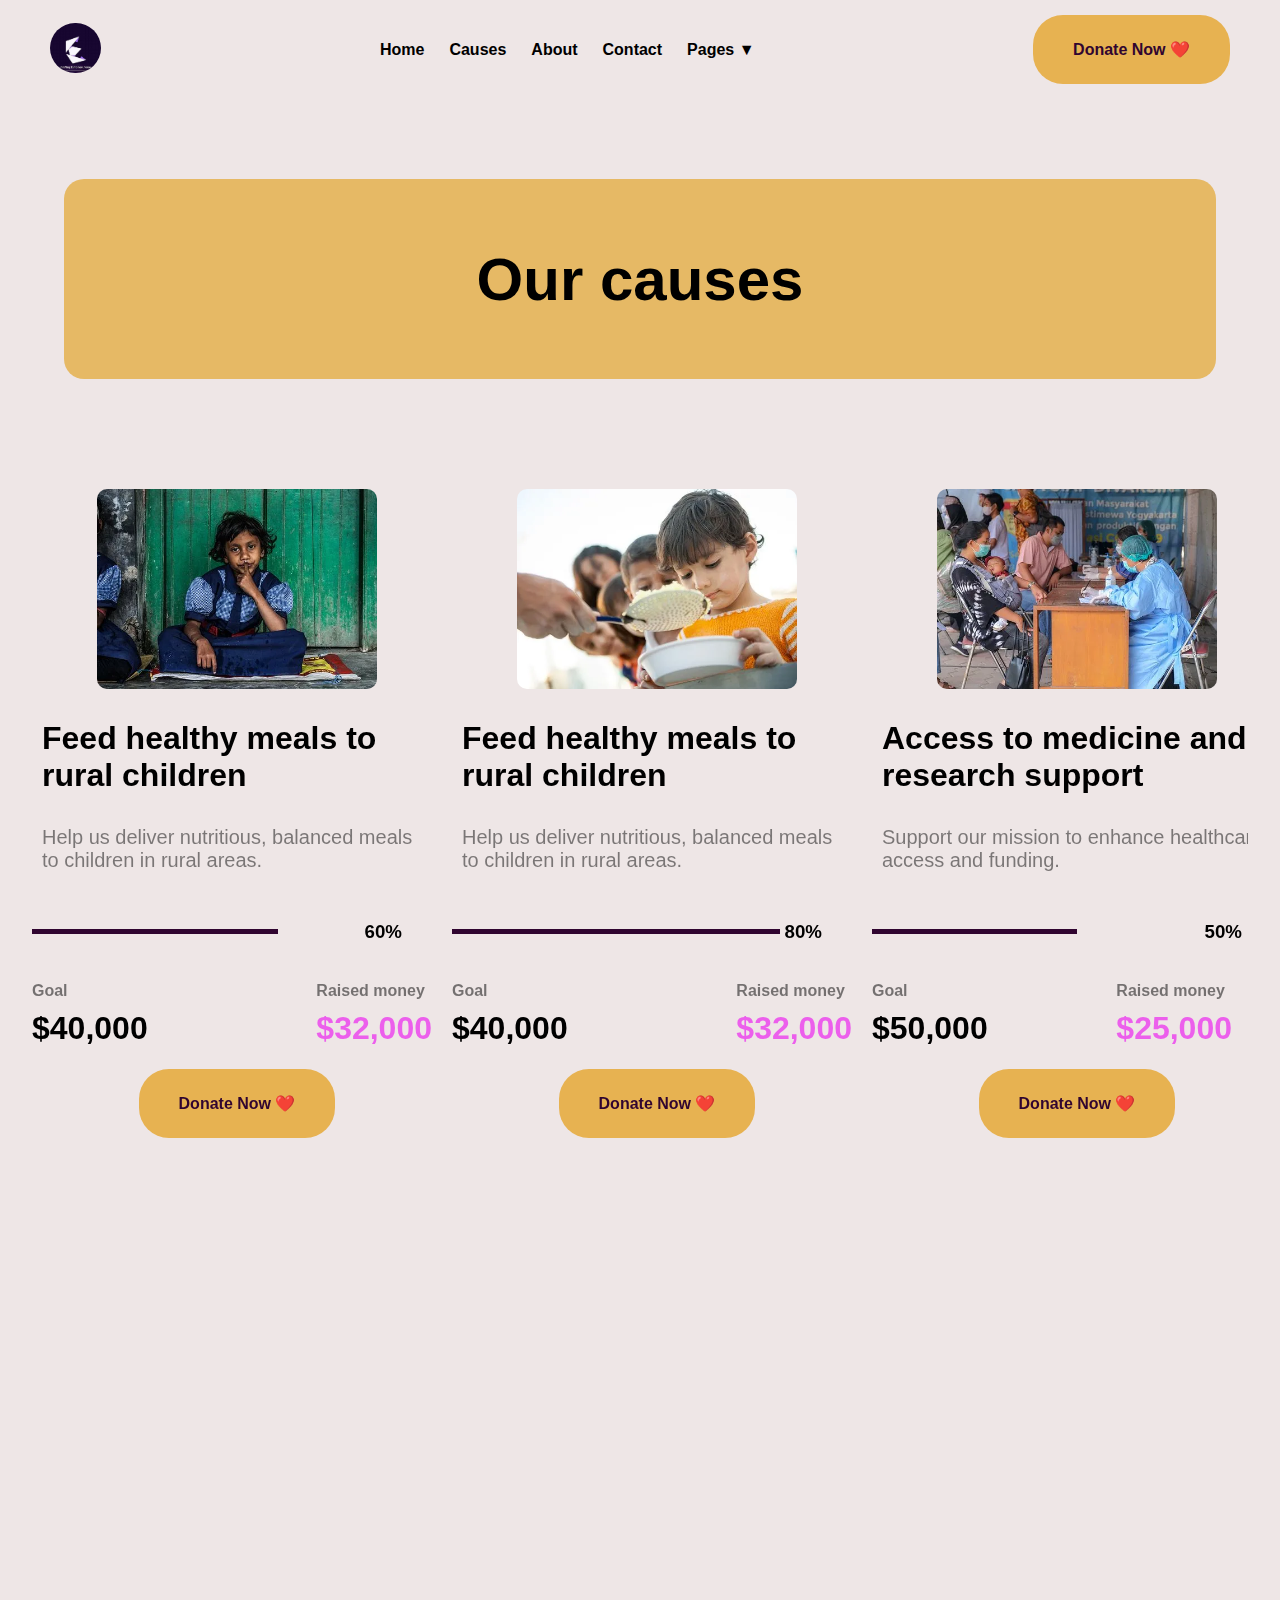
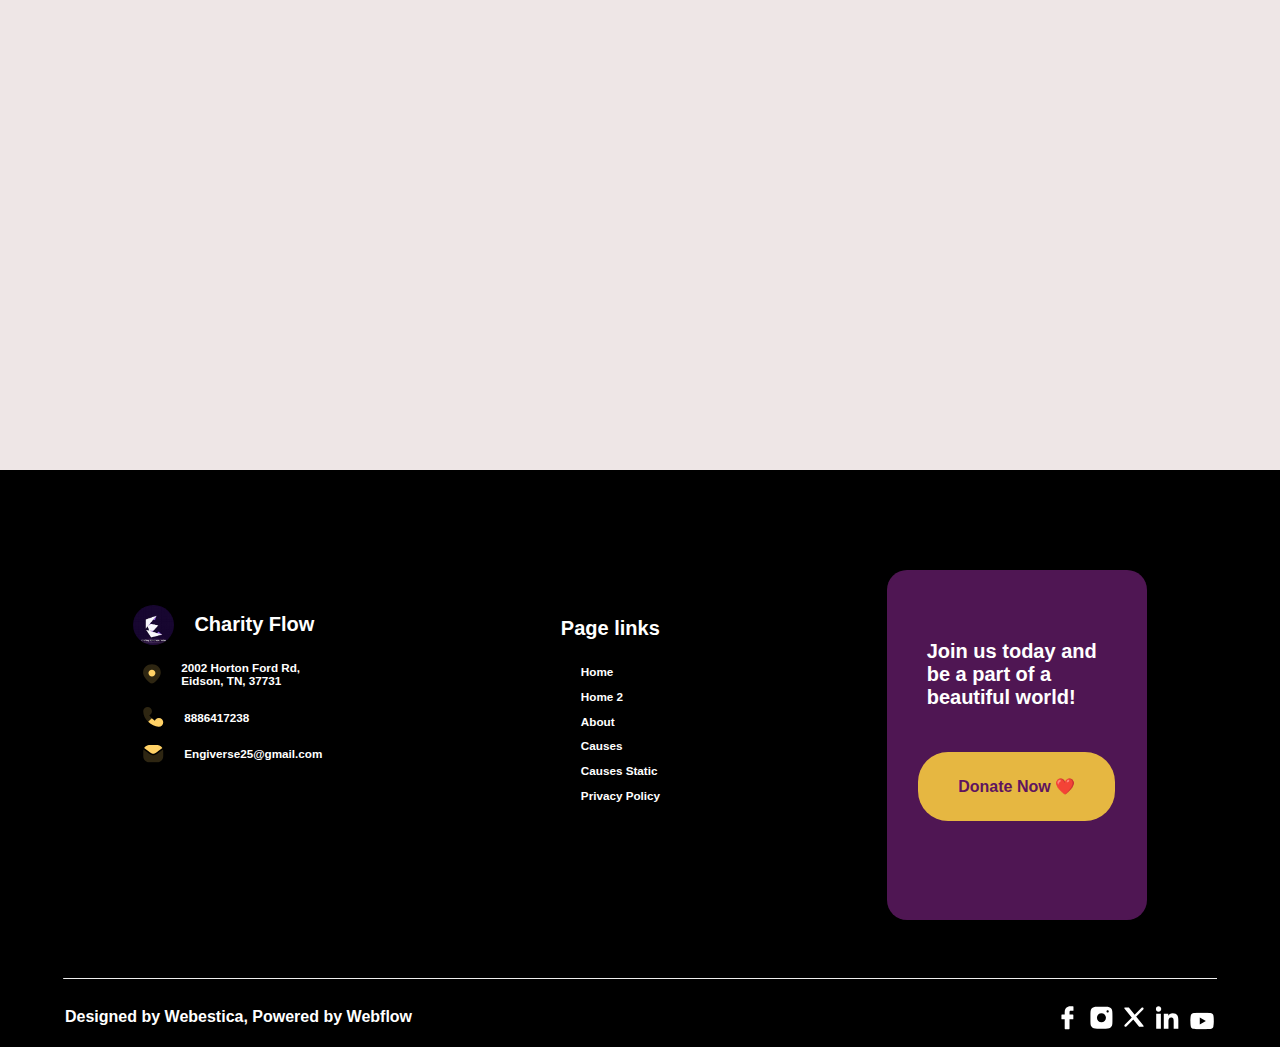
<file: causes.html>
<!DOCTYPE html>
<html lang="en">
  <head>
    <meta charset="UTF-8" />
    <meta name="viewport" content="width=device-width, initial-scale=1.0" />
    <title>Navbar Example</title>
    <link rel="stylesheet" href="causes.css" />
    <link href="https://unpkg.com/aos@2.3.1/dist/aos.css" rel="stylesheet" />
    <script src="https://unpkg.com/aos@2.3.1/dist/aos.js"></script>
  </head>
  <body>
    <div class="makeoverflowoff">
      <!-- Navbar Section -->
      <nav class="navbar">
        <div class="logo">
          <img src="./public/new logo.jpeg" alt="Site Logo" />
        </div>
        <ul class="nav-links">
          <li><a href="./index.html">Home</a></li>
          <li><a href="./causes.html">Causes</a></li>
          <li><a href="./about.html">About</a></li>
          <li><a href="./contact.html">Contact</a></li>
          <li class="dropdown">
            <a href="#">Pages ▼</a>
            <ul class="dropdown-menu">
              <li><a href="#">Home</a></li>
              <li><a href="#">Home 2</a></li>
              <li><a href="#">Causes</a></li>
              <li><a href="#">Causes Static</a></li>
              <li><a href="#">Volunteer</a></li>
              <li><a href="#">Become a Volunteer</a></li>
              <li><a href="#">About</a></li>
              <li><a href="#">Events</a></li>
              <li><a href="#">Gallery</a></li>
              <li><a href="#">Contact</a></li>
              <li><a href="#">Blogs</a></li>
              <li><a href="#">FAQs</a></li>
              <li><a href="#">Privacy Policy</a></li>
            </ul>
          </li>
        </ul>
        <button class="donate-btn">Donate Now <span>❤️</span></button>
      </nav>

      <!-- Our causes -->

      <div class="ourcauses">Our causes</div>

      <!-- causes images part -->
      <div class="makecausesgrid">
        <!-- first time -->

        <div
          class="firstinnercause"
          data-aos="fade-up"
          data-aos-duration="2000"
        >
          <div class="makeimagecenter">
            <img src="./public/causes img1.webp" alt="image" />
          </div>
          <h1 class="firstheadingcauses">
            Feed healthy meals to rural children
          </h1>
          <p class="firstparacauses">
            Help us deliver nutritious, balanced meals to children in rural
            areas.
          </p>
          <div class="makeflextwo">
            <hr class="custom-hr1" />
            <h3>60%</h3>
          </div>

          <div class="goaldiv">
            <div>
              <h4>Goal</h4>
              <h1>$40,000</h1>
            </div>
            <div>
              <h4>Raised money</h4>
              <h1 class="raisedblue">$32,000</h1>
            </div>
          </div>
          <div class="makebuttoncenter">
            <button class="donate-btn">Donate Now <span>❤️</span></button>
          </div>
        </div>

        <!-- second time -->
        <div
          class="firstinnercause"
          data-aos="fade-up"
          data-aos-duration="2000"
        >
          <div class="makeimagecenter">
            <img src="./public/causes img2.webp" alt="image" />
          </div>
          <h1 class="firstheadingcauses">
            Feed healthy meals to rural children
          </h1>
          <p class="firstparacauses">
            Help us deliver nutritious, balanced meals to children in rural
            areas.
          </p>
          <div class="makeflextwo">
            <hr class="custom-hr2" />
            <h3>80%</h3>
          </div>

          <div class="goaldiv">
            <div>
              <h4>Goal</h4>
              <h1>$40,000</h1>
            </div>
            <div>
              <h4>Raised money</h4>
              <h1 class="raisedblue">$32,000</h1>
            </div>
          </div>
          <div class="makebuttoncenter">
            <button class="donate-btn">Donate Now <span>❤️</span></button>
          </div>
        </div>

        <!-- thrid time -->
        <div
          class="firstinnercause"
          data-aos="fade-up"
          data-aos-duration="2000"
        >
          <div class="makeimagecenter">
            <img src="./public/causes img3.webp" alt="image" />
          </div>
          <h1 class="firstheadingcauses">
            Access to medicine and research support
          </h1>
          <p class="firstparacauses">
            Support our mission to enhance healthcare access and funding.
          </p>
          <div class="makeflextwo">
            <hr class="custom-hr3" />
            <h3>50%</h3>
          </div>

          <div style="margin-right: 50px" class="goaldiv">
            <div>
              <h4>Goal</h4>
              <h1>$50,000</h1>
            </div>
            <div>
              <h4>Raised money</h4>
              <h1 class="raisedblue">$25,000</h1>
            </div>
          </div>
          <div class="makebuttoncenter">
            <button class="donate-btn">Donate Now <span>❤️</span></button>
          </div>
        </div>

        <!-- fourth time -->
        <div
          class="firstinnercause"
          data-aos="fade-up"
          data-aos-duration="2000"
        >
          <div class="makeimagecenter">
            <img src="./public/causes img4.webp" alt="image" />
          </div>
          <h1 class="firstheadingcauses">
            Raise awareness about environmental issues
          </h1>
          <p class="firstparacauses">
            Highlighting key environmental issues to foster action.
          </p>
          <br />
          <div class="makeflextwo">
            <hr class="custom-hr4" />
            <h3>100%</h3>
          </div>

          <div class="goaldiv">
            <div>
              <h4>Goal</h4>
              <h1>$72,000</h1>
            </div>
            <div>
              <h4>Raised money</h4>
              <h1 class="raisedblue">$1,00,000</h1>
            </div>
          </div>
          <div class="makebuttoncenter">
            <button class="donate-btn" style="margin-top: 5px">
              Donate Now <span>❤️</span>
            </button>
          </div>
        </div>

        <!-- fifth time -->
        <div
          class="firstinnercause"
          data-aos="fade-up"
          data-aos-duration="2000"
        >
          <div class="makeimagecenter">
            <img src="./public/causes img5.webp" alt="image" />
          </div>
          <h1 class="firstheadingcauses">
            Paving the way for women's empowerment
          </h1>
          <p class="firstparacauses">
            Trace the journey of empowerment, where obstacles fade and
            opportunities flourish.
          </p>
          <div style="margin-top: 40px" class="makeflextwo">
            <hr class="custom-hr5" />
            <h3>90%</h3>
          </div>

          <div class="goaldiv">
            <div>
              <h4>Goal</h4>
              <h1>$95,000</h1>
            </div>
            <div>
              <h4>Raised money</h4>
              <h1 class="raisedblue">$85,500</h1>
            </div>
          </div>
          <div class="makebuttoncenter">
            <button style="margin-top: 3px" class="donate-btn">
              Donate Now <span>❤️</span>
            </button>
          </div>
        </div>

        <!-- sixth time -->
        <div
          class="firstinnercause"
          data-aos="fade-up"
          data-aos-duration="2000"
        >
          <div class="makeimagecenter">
            <img src="./public/causes img6.jpg" alt="image" />
          </div>
          <h1 class="firstheadingcauses">
            Securing clean water access for every home
          </h1>
          <p class="firstparacauses">
            Inspire change by highlighting critical environmental issues and
            promoting sustainable actions.
          </p>
          <div class="makeflextwo">
            <hr class="custom-hr6" />
            <h3>40%</h3>
          </div>

          <div style="margin-right: 50px" class="goaldiv">
            <div>
              <h4>Goal</h4>
              <h1>$65,000</h1>
            </div>
            <div>
              <h4>Raised money</h4>
              <h1 class="raisedblue">$26,000</h1>
            </div>
          </div>
          <div class="makebuttoncenter">
            <button class="donate-btn">Donate Now <span>❤️</span></button>
          </div>
        </div>
      </div>

      <!-- footer -->
      <div class="extendedfooter">
        <div class="finalfooter">
          <!-- first div footer -->
          <div class="firstdivfooter">
            <div class="firstimgfooter">
              <img src="./public/new logo.jpeg" alt="" />
              <h1>Charity Flow</h1>
            </div>
            <div class="firstpartflex">
              <img src="./public/location.svg" alt="location" />
              <h3>2002 Horton Ford Rd, Eidson, TN, 37731</h3>
            </div>
            <div class="firstpartflex">
              <img src="./public/mobile.svg" alt="mobile" />
              <h3>8886417238</h3>
            </div>
            <div class="firstpartflex">
              <img src="./public/email id.svg" alt="mail" />
              <h3>Engiverse25@gmail.com</h3>
            </div>
          </div>

          <!-- second div footer -->
          <div class="secondouterfooterdiv">
            <h1>Page links</h1>
            <div class="makesecondflex makeh3cursor">
              <div>
                <h3>Home</h3>
                <h3>Home 2</h3>
                <h3>About</h3>
                <h3>Causes</h3>
                <h3>Causes Static</h3>
                <h3>Privacy Policy</h3>
              </div>
              <!-- <div>
                <h3>Volunteers</h3>
                <h3>Become a Volunteer</h3>
                <h3>Events</h3>
                <h3>Contact</h3>
                <h3>Gallery</h3>
                <h3>FAQs</h3>
                <h3>Blogs</h3>
              </div> -->
            </div>
          </div>

          <!-- thrid div -->
          <!-- <div class="makethriddiv">
            <h1>Page links</h1>
            <div class="makesecondflex makeh3cursor">
              <div>
                <h3>Style Guide</h3>
                <h3>Instructions</h3>
                <h3>Licenses</h3>
                <h3>Changelog</h3>
              </div>
              <div>
                <h3>Coming Soon</h3>
                <h3>Link in Bio</h3>
                <h3>Password Protected</h3>
                <h3>Error 404</h3>
              </div>
            </div>
          </div> -->

          <!-- fourth div -->

          <div class="finalfooteriv">
            <h1>Join us today and be a part of a beautiful world!</h1>
            <button
              class="donate-btn makechange"
              style="
                background-color: #e6b741;
                color: #5f145f;
                font-weight: bold;
              "
            >
              Donate Now <span>❤️</span>
            </button>
          </div>
        </div>
        <!-- extented footer -->
        <hr class="footerline" />
        <div class="extendedflex">
          <div class="makewhite">
            <h4>Designed by Webestica, Powered by Webflow</h4>
          </div>
          <div class="makefooterlogoflex">
            <img src="./public/footer logo1.svg" alt="logo" />
            <img src="./public/footer logo2.svg" alt="logo" />
            <img src="./public/footer logo 3.svg" alt="logo" />
            <img src="./public/footer logo 4.svg" alt="logo" />
            <img src="./public/footer logo 5.svg" alt="logo" />
          </div>
        </div>
      </div>
    </div>
  </body>
  <script>
    AOS.init();
  </script>
</html>
</file>
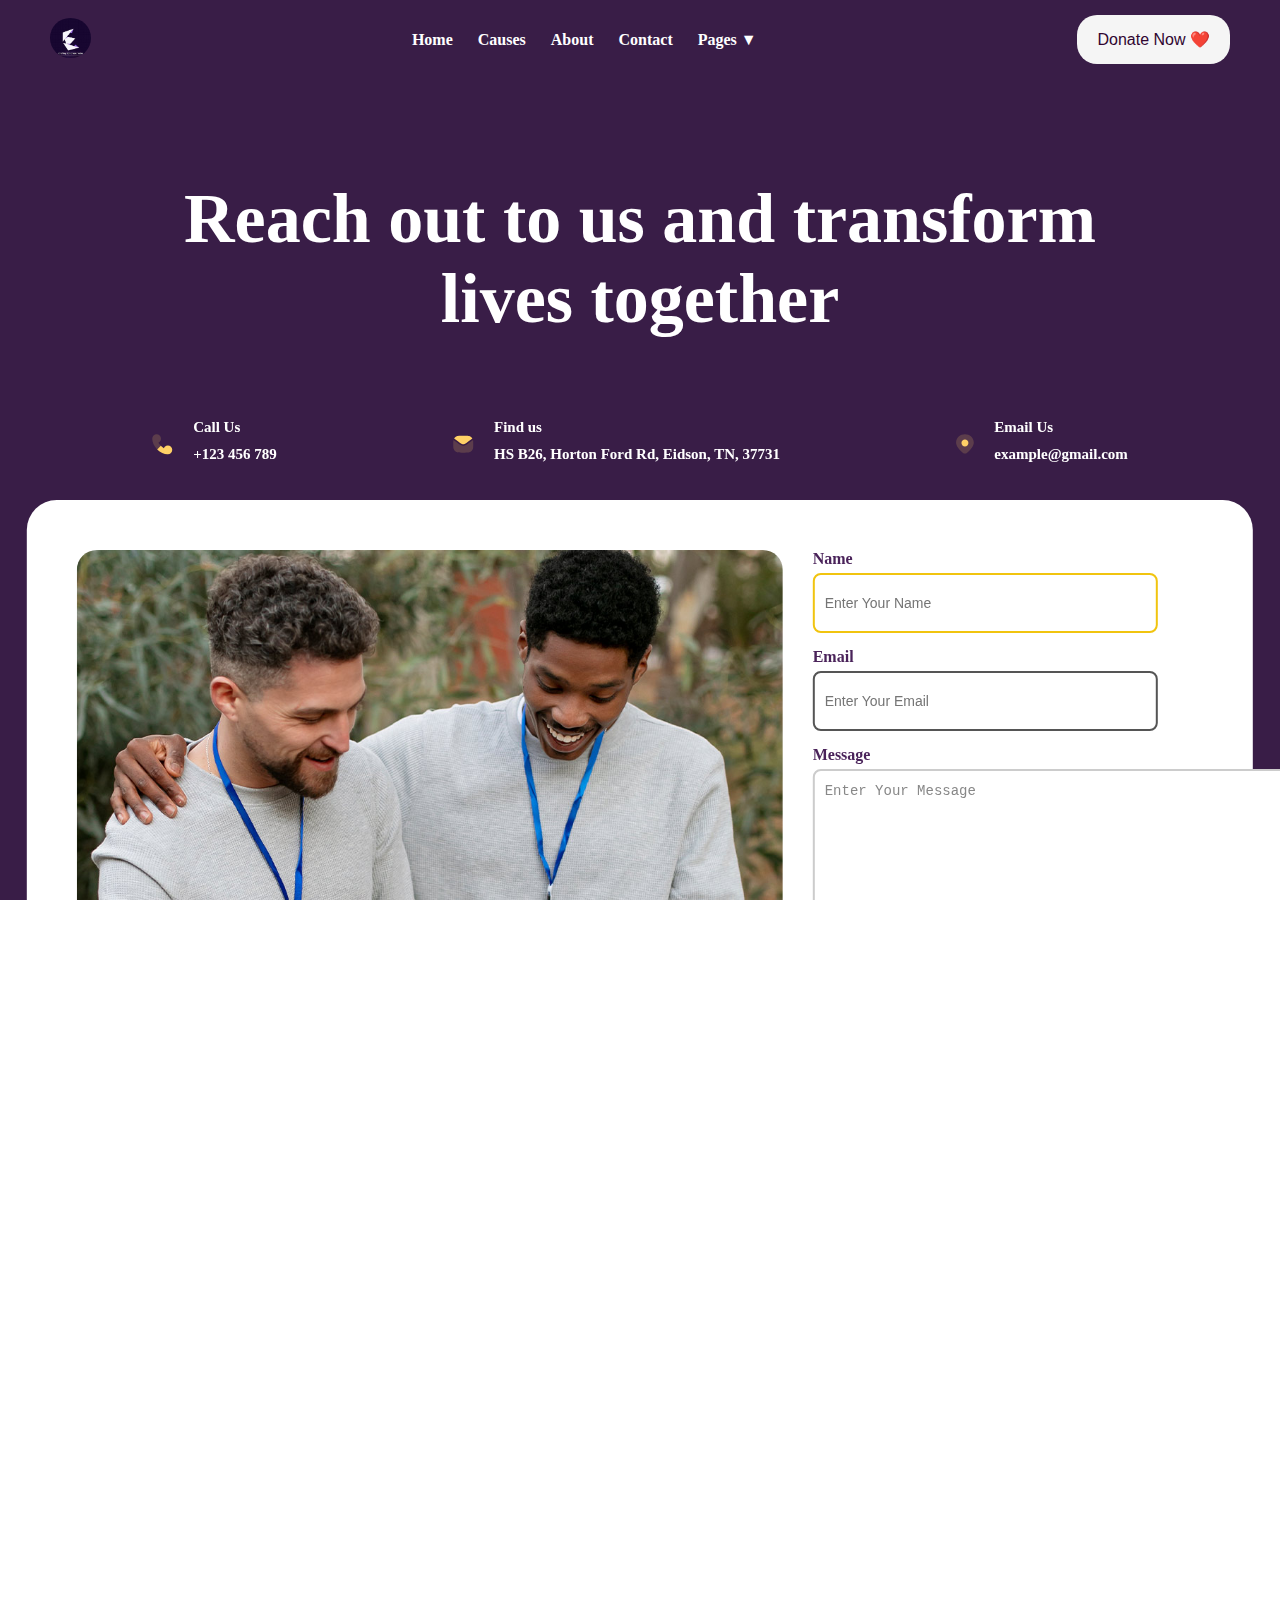
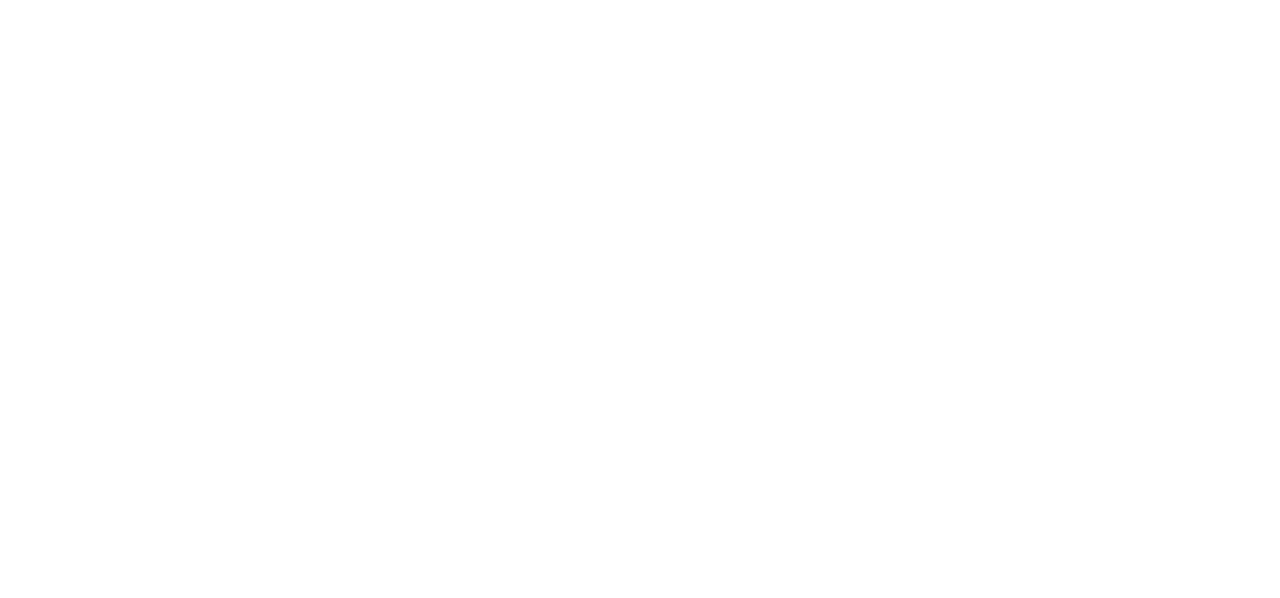
<file: contact.html>
<!DOCTYPE html>
<html lang="en">
  <head>
    <meta charset="UTF-8" />
    <meta name="viewport" content="width=device-width, initial-scale=1.0" />
    <title>Charity Flow</title>
    <link rel="stylesheet" href="contact.css" />
    <link href="https://unpkg.com/aos@2.3.1/dist/aos.css" rel="stylesheet" />
    <script src="https://unpkg.com/aos@2.3.1/dist/aos.js"></script>
  </head>
  <body>
    <!-- make relative div -->

    <div class="positiondiv">
      <!-- header of page -->
      <div class="outeroriginaldiv">
        <!-- div part -->
        <div>
          <nav class="navbar">
            <div class="logo">
              <img
                style="border-radius: 30px"
                src="./public/new logo.jpeg"
                alt="Site Logo"
              />
            </div>
            <ul class="nav-links">
              <li><a href="./index.html">Home</a></li>
              <li><a href="./causes.html">Causes</a></li>
              <li><a href="./about.html">About</a></li>
              <li><a href="./contact.html">Contact</a></li>
              <li class="dropdown">
                <a href="#">Pages ▼</a>
                <ul class="dropdown-menu">
                  <li><a href="#">Home</a></li>
                  <li><a href="#">Home 2</a></li>
                  <li><a href="#">Causes</a></li>
                  <li><a href="#">Causes Static</a></li>
                  <li><a href="#">Volunteer</a></li>
                  <li><a href="#">Become a Volunteer</a></li>
                  <li><a href="#">About </a></li>
                  <li><a href="#">Events</a></li>
                  <li><a href="#">Gallery</a></li>
                  <li><a href="#">Contact</a></li>
                  <li><a href="#">Blogs</a></li>
                  <li>
                    <a href="#">FAQ<span>s</span> </a>
                  </li>
                  <li><a href="#">Privacy Policy</a></li>
                </ul>
              </li>
            </ul>
            <button class="donate-btn">Donate Now <span>❤️</span></button>
          </nav>
        </div>

        <!-- reach out heading -->
        <div class="reachouttopheading">
          <h1>Reach out to us and transform</h1>
          <h2>lives together</h2>
        </div>

        <!-- contact details  -->
        <div
          class="contactdetailsflex"
          data-aos="fade-up"
          data-aos-duration="2000"
        >
          <div class="innercontact">
            <div>
              <img src="./public/mobile.svg" alt="" />
            </div>
            <div class="maketwoclose">
              <h2>Call Us</h2>
              <h2>+123 456 789</h2>
            </div>
          </div>

          <!-- second time -->
          <div class="innercontact">
            <div>
              <img src="./public/email id.svg" alt="mobile logo" />
            </div>
            <div class="maketwoclose">
              <h2>Find us</h2>
              <h2>HS B26, Horton Ford Rd, Eidson, TN, 37731</h2>
            </div>
          </div>

          <!-- thrid time -->
          <div class="innercontact">
            <div>
              <img src="./public/location.svg" alt="" />
            </div>
            <div class="maketwoclose">
              <h2>Email Us</h2>
              <h2>example@gmail.com</h2>
            </div>
          </div>
        </div>
        <!-- contact image -->

        <div class="outercontactflex">
          <div
            class="leftsidecontactimage"
            data-aos="fade-right"
            data-aos-anchor="#example-anchor"
            data-aos-offset="500"
            data-aos-duration="2000"
          >
            <img
              src="./public/contact image left.jpg"
              alt="person image left"
            />
          </div>
          <div
            data-aos="fade-left"
            data-aos-anchor="#example-anchor"
            data-aos-offset="500"
            data-aos-duration="2000"
          >
            <div class="container">
              <label for="name">Name</label>
              <input
                type="text"
                id="name"
                placeholder="Enter Your Name"
                class="input name-input"
                style="text-align: left; padding-left: 10px"
              />

              <label for="email">Email</label>
              <input
                type="email"
                id="email"
                placeholder="Enter Your Email"
                class="input email-input"
                class="input name-input"
                style="text-align: left; padding-left: 10px"
              />
              <label for="message">Message</label>
              <textarea
                id="message"
                placeholder="Enter Your Message"
                class="input messages"
              ></textarea>

              <button class="singlesubmitbutton">Submit</button>

              <div class="rightsidelogodiv">
                <a href="">
                  <img
                    src="./public/facebook icon.svg"
                    class="facebooklogo"
                    alt="Facebook logo"
                /></a>
                <a href="">
                  <img
                    src="./public/instagram icon.svg"
                    class="instagramlogo"
                    alt="Instagram logo"
                /></a>
                <a href="">
                  <img
                    src="./public/twitter icon.svg"
                    class="twitterlogo"
                    alt="Twitter logo"
                /></a>
                <a href="">
                  <img
                    src="./public/linkedin icon.svg"
                    class="linkedinlogo"
                    alt="Linkedin logo"
                /></a>
                <a href="">
                  <img
                    src="./public/youtube icon.svg"
                    class="youtubelogo"
                    alt="youtube logo"
                /></a>
              </div>
            </div>
          </div>
        </div>
      </div>
    </div>

    <!-- footer -->

    <div class="extendedfooter">
      <div class="finalfooter">
        <!-- first div footer -->
        <div class="firstdivfooter">
          <div class="firstimgfooter">
            <img src="./public/new logo.jpeg" alt="" />
            <h1>Charity Flow</h1>
          </div>
          <div class="firstpartflex">
            <img src="./public/location.svg" alt="location" />
            <h3>2002 Horton Ford Rd, Eidson, TN, 37731</h3>
          </div>
          <div class="firstpartflex">
            <img src="./public/mobile.svg" alt="mobile" />
            <h3>8886417238</h3>
          </div>
          <div class="firstpartflex">
            <img src="./public/email id.svg" alt="mail" />
            <h3>Engiverse25@gmail.com</h3>
          </div>
        </div>

        <!-- second div footer -->
        <div class="secondouterfooterdiv">
          <h1>Page links</h1>
          <div class="makesecondflex makeh3cursor">
            <div>
              <h3>Home</h3>
              <h3>Home 2</h3>
              <h3>About</h3>
              <h3>Causes</h3>
              <h3>Causes Static</h3>
              <h3>Privacy Policy</h3>
            </div>
            <!-- <div>
              <h3>Volunteers</h3>
              <h3>Become a Volunteer</h3>
              <h3>Events</h3>
              <h3>Contact</h3>
              <h3>Gallery</h3>
              <h3>FAQs</h3>
              <h3>Blogs</h3>
            </div> -->
          </div>
        </div>

        <!-- thrid div -->
        <!-- <div class="makethriddiv">
          <h1>Page links</h1>
          <div class="makesecondflex makeh3cursor">
            <div>
              <h3>Style Guide</h3>
              <h3>Instructions</h3>
              <h3>Licenses</h3>
              <h3>Changelog</h3>
            </div>
            <div>
              <h3>Coming Soon</h3>
              <h3>Link in Bio</h3>
              <h3>Password Protected</h3>
              <h3>Error 404</h3>
            </div>
          </div>
        </div> -->

        <!-- fourth div -->

        <div class="finalfooteriv">
          <h1>Join us today and be a part of a beautiful world!</h1>
          <button
            class="donate-btn makechange"
            style="background-color: #e6b741; color: #5f145f; font-weight: bold"
          >
            Donate Now <span>❤️</span>
          </button>
        </div>
      </div>
      <!-- extented footer -->
      <hr class="footerline" />
      <div class="extendedflex">
        <div class="makewhite">
          <h4>Designed by Webestica, Powered by Webflow</h4>
        </div>
        <div class="makefooterlogoflex">
          <img src="./public/footer logo1.svg" alt="logo" />
          <img src="./public/footer logo2.svg" alt="logo" />
          <img src="./public/footer logo 3.svg" alt="logo" />
          <img src="./public/footer logo 4.svg" alt="logo" />
          <img src="./public/footer logo 5.svg" alt="logo" />
        </div>
      </div>
    </div>
  </body>
  <script>
    AOS.init();
  </script>
</html>
</file>
<file: causes.css>
/* Reset styles */
body {
  margin: 0;
  padding: 0;
  box-sizing: border-box;
  background-color: #eee6e6;
  font-family: Arial, sans-serif;
}

/* Navbar Styles */
.navbar {
  display: flex;
  justify-content: space-between;
  align-items: center;
  /* background-color: #391d47; Fixed: Added background */
  padding: 15px 50px;
}

/* Logo Styling */
.logo img {
  height: 50px;
  border-radius: 30px;
}

/* Navigation Links */
.nav-links {
  display: flex;
  list-style: none;
  gap: 25px;
  padding: 0;
}

.nav-links li {
  position: relative;
}

.nav-links a {
  text-decoration: none;
  color: black; /* Fixed: Ensuring contrast */
  font-weight: bold;
  transition: color 0.3s;
}

.nav-links a:hover {
  color: orange;
  text-decoration: underline;
  text-underline-offset: 5px;
}

/* Dropdown Menu */
.dropdown-menu {
  display: none;
  position: absolute;
  top: 100%;
  left: 0;
  background-color: white; /*Fixed: Darker background */
  box-shadow: 0px 4px 8px rgba(0, 0, 0, 0.2);
  min-width: 220px;
  border-radius: 10px;
  padding: 10px 0;
  z-index: 100;
  list-style: none;
}

.dropdown-menu li {
  padding: 10px 15px;
}

.dropdown-menu a {
  color: black; /* Fixed: Better visibility */
  text-decoration: none;
  display: block;
}

.dropdown-menu a:hover {
  color: orange;
  text-decoration: none;
}

/* Show dropdown on hover */
.dropdown:hover .dropdown-menu {
  display: block;
}

/* Donate Button */
.donate-btn {
  background-color: #e7b251;
  color: #300530;
  padding: 25px 40px;
  border: none;
  font-size: 16px;
  cursor: pointer;
  border-radius: 30px;
  transition: background 0.3s ease-in-out;
  font-weight: bold;
}

.donate-btn span {
  display: inline-block;
  transition: transform 0.5s ease-in-out;
}

.donate-btn:hover span {
  transform: scaleX(-1);
}

.ourcauses {
  color: black;
  background-color: #e6b965;
  display: flex;
  align-items: center;
  justify-content: center;
  width: 90%;
  margin: auto;
  border-radius: 20px;
  height: 200px;
  margin-top: 80px;
  font-size: 60px;
  font-weight: bold;
}

/* causes imgages part */

.makecausesgrid {
  display: grid;
  grid-template-columns: repeat(3, 1fr);
  column-gap: 10px;
  row-gap: 150px;
  width: 95%;
  margin: auto;
  margin-top: 100px;
  overflow-x: hidden;
  margin-bottom: 100px;
  overflow-y: hidden;
}

.makecausesgrid img {
  border-radius: 20px;
  padding: 10px;
}

.firstheadingcauses {
  padding-left: 10px;
  width: 400px;
}

.makeflextwo {
  display: flex;
  align-items: center;
  justify-content: space-between;
  width: 100%;
  /* background-color: blueviolet; */
}

.custom-hr1 {
  width: 60%;
  height: 5px;
  background-color: #300530;
  border: none;
  margin: 0;
}

.makeflextwo h3 {
  /* margin: 0; */
  /* padding-left: 10px; */
  color: black;
  margin-right: 40px;
}

.firstparacauses {
  padding: 10px;
  font-size: 20px;
  color: #0000007c;
}

.goaldiv {
  display: flex;
  justify-content: space-between;
  margin-right: 10px;
}

.goaldiv h4 {
  margin-bottom: 0;
  color: #00000083;
}

.goaldiv h1 {
  margin-top: 10px;
}

.raisedblue {
  color: #ec5fec;
}

.makebuttoncenter {
  display: flex;
  align-items: center;
  justify-content: center;
}

.firstinnercause img {
  width: 280px;
  height: auto;
}
.makeimagecenter {
  display: flex;
  align-items: center;
  justify-content: center;
}

.custom-hr2 {
  width: 80%;
  height: 5px;
  background-color: #300530;
  border: none;
  margin: 0;
}

.custom-hr3 {
  width: 50%;
  height: 5px;
  background-color: #300530;
  border: none;
  margin: 0;
}

.custom-hr4 {
  width: 80%;
  height: 5px;
  background-color: #300530;
  border: none;
  margin: 0;
}

.custom-hr5 {
  width: 80%;
  height: 5px;
  background-color: #300530;
  border: none;
  margin: 0;
}

.custom-hr6 {
  width: 40%;
  height: 5px;
  background-color: #300530;
  border: none;
  margin: 0;
}
.finalfooter {
  background-color: black;
  color: white;
  width: 100%;
  height: auto;
  display: flex;
  justify-content: space-around;
  font-size: 10px;
  justify-items: center;
  height: 400px;
  margin-top: 100px;
}

.firstimgfooter {
  display: flex;
  gap: 20px;
  align-items: center;
}

.firstimgfooter img {
  width: auto;
  height: 40px;
  border-radius: 50%;
}

.firstpartflex {
  display: flex;
  gap: 20px;
  margin-left: 10px;
}

.firstdivfooter {
  margin-left: 20px;
  padding-top: 30px;
}
.firstdivfooter h3 {
  width: 150px;
}

.makesecondflex {
  display: flex;
  gap: 40px;
}

.makesecondflex h3 {
  margin-left: 20px;
}

.finalfooteriv {
  display: flex;
  flex-direction: column;
  align-items: center;
  background-color: #4f1653;
  margin-right: 20px;
  border-radius: 20px;
  max-height: 350px;
  gap: 30px;
}

.finalfooteriv h1 {
  width: 180px;
  margin-left: 40px;
  margin-right: 40px;
  margin-top: 70px;
}

.secondouterfooterdiv {
  margin-top: 34px;
}

.makethriddiv {
  margin-top: 35px;
}

.extendedfooter {
  background-color: black;
  display: flex;
  flex-direction: column;
}

.footerline {
  width: 90%;
  height: 0;
  margin: none;
  border-top: none;
  color: #ffffff42;
}

.makewhite {
  color: white;
}

.extendedflex {
  display: flex;
  align-items: center;
  justify-content: space-between;
  margin-left: 65px;
  margin-right: 65px;
}

.makefooterlogoflex {
  display: flex;
  gap: 10px;
  align-items: center;
  transition: background-color 1s;
}

.makefooterlogoflex img:hover {
  background-color: #490646;
}

.makefooterlogoflex img:nth-child(1) {
  width: 25px;
  height: 25px;
}

.makefooterlogoflex img:nth-child(3) {
  width: 22px;
  height: 22px;
}

.makefooterlogoflex img:nth-child(4) {
  width: 25px;
  height: 25px;
}

.makefooterlogoflex img:nth-child(5) {
  width: 25px;
  height: 28px;
  margin-top: 8px;
}

.makeh3cursor h3 {
  cursor: pointer;
}

.makeoverflowoff {
  overflow-x: hidden;
}

@media (max-width: 425px) {
  .navbar {
    display: flex;
    flex-direction: column;
    align-items: center;
  }

  .nav-links {
    display: flex;
    /* flex-direction: column; */
    align-items: center;
    padding: 0;
  }

  .nav-links li {
    margin: 5px 0;
  }

  .dropdown {
    display: none;
  }

  .donate-btn {
    display: none;
  }

  .logo img {
    width: 80px;
  }

  .ourcauses {
    height: 90px;
    font-size: 20px;
  }

  /* causes of image */
  @media (max-width: 425px) {
    .makecausesgrid {
      width: 100%;
      grid-template-columns: 1fr;
      row-gap: 50px;
      padding: 10px;
    }

    .firstheadingcauses {
      font-size: 18px;
      text-align: center;
      width: 90%;
    }

    .firstparacauses {
      font-size: 14px;
      text-align: center;
      width: 90%;
    }

    .firstinnercause {
      padding-left: 10px;
      padding-right: 10px;
    }

    .firstinnercause img {
      width: 300px;
      height: auto;
      display: block;
      margin: 0 auto;
    }

    .goaldiv {
      /* flex-direction: column; */
      width: 90%;
      align-items: center;
      text-align: center;
    }

    .makebuttoncenter {
      display: flex;
      justify-content: center;
    }

    .makebuttoncenter button {
      font-size: 14px;
      padding: 8px 16px;
    }
  }

  /* footer */
  .finalfooter {
    display: flex;
    flex-direction: column;
    align-items: center;
  }
  .makethriddiv {
    opacity: 0;
  }
  .finalfooteriv {
    display: none;
  }
  .footerline {
    margin-top: 100px;
  }

  .extendedflex {
    background-color: black;
  }
  .makewhite {
    font-size: 10px;
  }
}
</file>
<file: contact.css>
/* Reset default margin and padding */
html,
body {
  margin: 0;
  padding: 0;
  width: 100%;
  height: 100%;
  overflow-x: hidden;
}

/* Original div */
.outeroriginaldiv {
  background-color: #391d47;
  position: relative;
  min-height: 130vh;
  width: 100%;
  margin: 0;
  padding: 0;
  margin-bottom: 100px;
}

/* Navbar styles */
.navbar {
  display: flex;
  justify-content: space-between;
  align-items: center;
  padding: 15px 50px;
  background-color: #391d47;
}

.logo img {
  height: 40px;
}

.nav-links {
  display: flex;
  list-style: none;
  gap: 25px;
  margin: 0;
  padding: 0;
}

.nav-links li {
  position: relative;
}

.nav-links a {
  text-decoration: none;
  color: white;
  font-weight: bold;
  transition: color 0.3s;
}

.nav-links a:hover {
  color: orange;
  text-decoration: underline;
  text-decoration-color: orange;
  text-underline-offset: 10px;
}

/* Dropdown Menu */
.dropdown-menu {
  display: none;
  position: absolute;
  top: 100%;
  left: 0;
  background-color: white;
  box-shadow: 0px 4px 8px rgba(0, 0, 0, 0.2);
  min-width: 180px;
  border-radius: 5px;
  padding: 10px 0;
  z-index: 100;
  list-style: none;
}

.dropdown-menu li {
  color: violet;
  padding: 10px 15px;
}

.dropdown-menu a {
  color: #000000e7;
  text-decoration: none;
  display: block;
}

.dropdown-menu a:hover {
  color: #b612ae;
  text-decoration: none;
}

/* Show dropdown on hover */
.dropdown:hover .dropdown-menu {
  display: block;
}

/* Donate Button */
.donate-btn {
  background-color: whitesmoke;
  color: #300530;
  padding: 15px 20px;
  border: none;
  font-size: 16px;
  cursor: pointer;
  border-radius: 20px;
  transition: background 0.3s;
}

.donate-btn span {
  display: inline-block;
  transition: transform 0.5s ease-in-out;
}

.donate-btn:hover span {
  transform: scaleX(-1);
}

/* Heading part */
.reachouttopheading {
  display: flex;
  flex-direction: column;
  align-items: center;
  justify-content: center;
  text-align: center;
  margin-top: 100px;
  margin-bottom: 80px;
}

.reachouttopheading h1,
.reachouttopheading h2 {
  color: white;
  font-size: 70px;
  margin: 0;
}

.contactdetailsflex {
  display: flex;
  align-items: center;
  width: 90%;
  justify-content: space-around;
  color: white;
  margin: auto;
}

.innercontact {
  display: flex;
  align-items: center;
  gap: 20px;
}

.maketwoclose h2 {
  margin: 0;
  padding: 0;
  font-size: 15px;
  margin-bottom: 10px;
}

/* input box */
.container {
  width: 300px;
}

label {
  display: block;
  font-weight: bold;
  color: #4a235a;
  margin-bottom: 5px;
}

.input {
  padding: 20px 150px;
  border-radius: 8px;
  font-size: 14px;
  border: 2px solid #ccc;
  outline: none;
  margin-bottom: 15px;
}

.name-input {
  border-color: #f1c40f;
}

.name-input:focus {
  border-color: #d4ac0d;
}

.email-input {
  border-color: #555;
}

.email-input:focus {
  border-color: #333;
}

.positiondiv {
  position: relative;
}

.outercontactflex {
  display: flex;
  background-color: white;
  width: 88%;
  border-radius: 30px;
  gap: 30px;
  padding-left: 50px;
  padding-top: 50px;
  padding-right: 50px;
  padding-bottom: 50px;
  position: absolute;

  top: 500px;
  left: 50%;
  transform: translateX(-50%);
}

.leftsidecontactimage img {
  height: 600px;
  width: auto;
  border-radius: 20px;
}

.messages {
  height: 200px;
  width: 460px;
  padding: 10px;
  border-radius: 8px;
  font-size: 14px;
  border: 2px solid #ccc;
  outline: none;
  resize: none;
  line-height: 1.5;
}

.messages::placeholder {
  text-align: left;
  color: #888;
  opacity: 1;
}

.singlesubmitbutton {
  padding: 20px 40px;
  background-color: #300530;
  color: white;
  border: none;
  border-radius: 30px;
  font-weight: bold;
  cursor: pointer;
  transition: background-color 100ms linear;
}

.singlesubmitbutton:hover {
  background-color: #b156b1;
}

.rightsidelogodiv {
  display: flex;
  gap: 20px;
  align-items: center;
  margin-top: 20px;
}

.facebooklogo {
  width: auto;
  height: 45px;
  transition: background-color 100ms linear;
}

.facebooklogo:hover {
  background-color: #b156b1;
  border-radius: 10px;
}

.instagramlogo {
  width: auto;
  height: 42px;
  transition: background-color 100ms linear;
}

.instagramlogo:hover {
  background-color: #b156b1;
  border-radius: 10px;
}

.twitterlogo {
  width: auto;
  height: 42px;
  transition: background-color 100ms linear;
}

.twitterlogo:hover {
  background-color: #b156b1;
  border-radius: 10px;
}

.linkedinlogo {
  width: auto;
  height: 42px;
  transition: background-color 100ms linear;
}

.linkedinlogo:hover {
  background-color: #b156b1;
  border-radius: 10px;
}

.youtubelogo {
  width: auto;
  height: 45px;
  transition: background-color 100ms linear;
}
.youtubelogo:hover {
  background-color: #b156b1;
  border-radius: 10px;
}

/* footer start maybe.not sure */

.finalfooter {
  background-color: black;
  color: white;
  width: 100%;
  height: auto;
  display: flex;
  justify-content: space-around;
  font-size: 10px;
  justify-items: center;
  height: 400px;
  margin-top: 100px;
}

.firstimgfooter {
  display: flex;
  gap: 20px;
  align-items: center;
}

.firstimgfooter img {
  width: auto;
  height: 40px;
  border-radius: 50%;
}

.firstpartflex {
  display: flex;
  gap: 20px;
  margin-left: 10px;
}

.firstdivfooter {
  margin-left: 20px;
  padding-top: 30px;
}
.firstdivfooter h3 {
  width: 150px;
}

.makesecondflex {
  display: flex;
  gap: 40px;
}
.makesecondflex h3 {
  margin-left: 20px;
}

.finalfooteriv {
  display: flex;
  flex-direction: column;
  align-items: center;
  background-color: #4f1653;
  margin-right: 20px;
  border-radius: 20px;
  max-height: 350px;
  gap: 30px;
}

.finalfooteriv h1 {
  width: 180px;
  margin-left: 40px;
  margin-right: 40px;
  margin-top: 70px;
}

.secondouterfooterdiv {
  margin-top: 34px;
}

.makethriddiv {
  margin-top: 35px;
}

.extendedfooter {
  background-color: black;
  display: flex;
  flex-direction: column;
  margin-top: 450px;
}

.footerline {
  width: 90%;
  height: 0;
  margin: none;
  border-top: none;
  color: #ffffff42;
}

.makewhite {
  color: white;
}

.extendedflex {
  display: flex;
  align-items: center;
  justify-content: space-between;
  margin-left: 65px;
  margin-right: 65px;
}

.makefooterlogoflex {
  display: flex;
  gap: 10px;
  align-items: center;
  transition: background-color 1s;
}

.makefooterlogoflex img:hover {
  background-color: #490646;
}

.makefooterlogoflex img:nth-child(1) {
  width: 25px;
  height: 25px;
}

.makefooterlogoflex img:nth-child(3) {
  width: 22px;
  height: 22px;
}

.makefooterlogoflex img:nth-child(4) {
  width: 25px;
  height: 25px;
}

.makefooterlogoflex img:nth-child(5) {
  width: 25px;
  height: 28px;
  margin-top: 8px;
}

.makeh3cursor h3 {
  cursor: pointer;
}

@media (max-width: 425px) {
  .dropdown,
  .donate-btn {
    display: none;
  }

  .nav-links {
    gap: 10px;
  }

  .reachouttopheading h1 {
    font-size: 20px;
  }

  .reachouttopheading h2 {
    font-size: 16px;
  }

  .contactdetailsflex {
    flex-direction: column;
    align-items: center;
    gap: 15px;
  }

  .innercontact {
    display: flex;
    flex-direction: column;
    align-items: center;
    text-align: center;
    gap: 10px;
    width: 100%;
  }

  .innercontact img {
    width: 35px; /* Adjusted size for better fit */
    height: auto;
  }

  .maketwoclose h2 {
    font-size: 14px; /* Adjusted text size for better readability */
    margin: 2px 0;
  }

  /* image container */

  .outercontactflex {
    flex-direction: column;
    align-items: center;
    gap: 20px;
    text-align: center;
  }

  .leftsidecontactimage {
    display: flex;
    justify-content: center;
    width: 100%;
  }

  .leftsidecontactimage img {
    width: 80%; /* Adjusts image size for smaller screens */
    max-width: 250px;
    height: auto;
  }

  .container {
    width: 90%;
    padding: 15px;
  }

  .container label {
    display: block;
    font-size: 14px;
    text-align: left;
  }

  .input {
    width: 100%;
    padding: 10px;
    font-size: 14px;
  }

  .messages {
    height: 100px;
    resize: none;
  }

  .singlesubmitbutton {
    width: 100%;
    padding: 12px;
    font-size: 16px;
    margin-top: 10px;
  }

  .rightsidelogodiv {
    display: flex;
    justify-content: center;
    gap: 10px;
    margin-top: 15px;
    flex-wrap: wrap;
  }

  .rightsidelogodiv img {
    width: 30px; /* Adjusted size for social icons */
    height: auto;
  }

  .finalfooter {
    display: flex;
    flex-direction: column;
    align-items: center;
  }
  .makethriddiv {
    opacity: 0;
  }
  .finalfooteriv {
    display: none;
  }
  .footerline {
    margin-top: 100px;
  }

  .extendedflex {
    background-color: black;
  }

  .nav-links {
    font-size: 12px;
  }
  .makewhite {
    font-size: 10px;
  }
}
</file>
